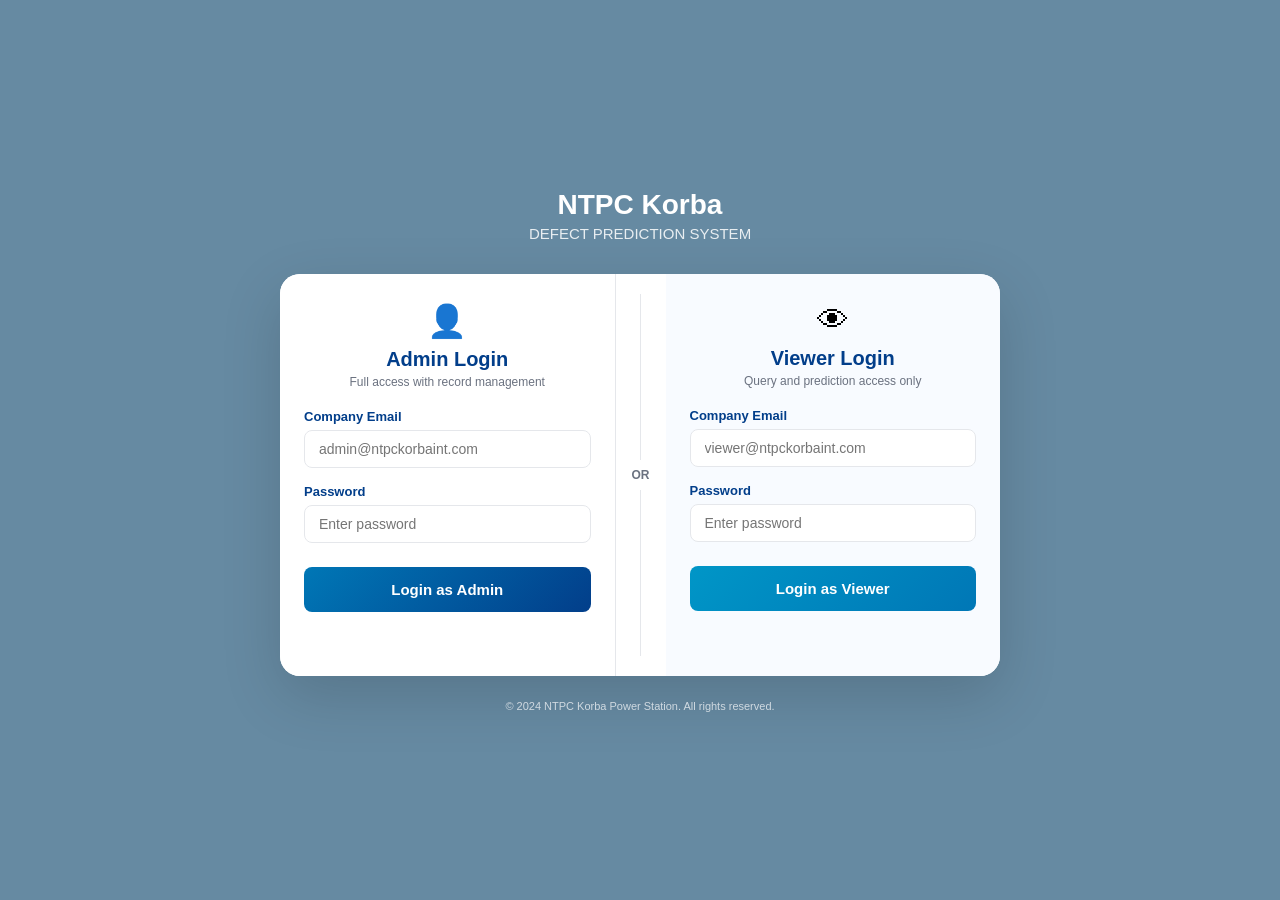
<file: app/index.html>
<!DOCTYPE html>
<html lang="en">
<head>
    <meta charset="UTF-8">
    <meta name="viewport" content="width=device-width, initial-scale=1.0">
    <title>NTPC Korba | Defect Predictor</title>
    <link rel="stylesheet" href="style.css">
</head>
<body class="login-page">

    <div class="login-wrapper">

        <!-- Header -->
        <div class="login-top-header">
            
            <h1>NTPC Korba</h1>
            <p>DEFECT PREDICTION SYSTEM</p>
        </div>

        <!-- Two Panel Login -->
        <div class="login-panels">

            <!-- Admin Panel -->
            <div class="login-panel admin-panel">
                <div class="panel-header">
                    <span class="panel-icon">👤</span>
                    <h2>Admin Login</h2>
                    <p>Full access with record management</p>
                </div>

                <div class="form-group">
                    <label>Company Email</label>
                    <input type="email" id="admin-email"
                           placeholder="admin@ntpckorbaint.com"/>
                </div>

                <div class="form-group">
                    <label>Password</label>
                    <input type="password" id="admin-password"
                           placeholder="Enter password"/>
                </div>

                <button class="login-btn admin-btn" onclick="loginAdmin()">
                    Login as Admin
                </button>

                <p class="error-msg" id="admin-error"></p>
            </div>

            <!-- Divider -->
            <div class="panel-divider">
                <div class="divider-line"></div>
                <span>OR</span>
                <div class="divider-line"></div>
            </div>

            <!-- Viewer Panel -->
            <div class="login-panel viewer-panel">
                <div class="panel-header">
                    <span class="panel-icon">👁</span>
                    <h2>Viewer Login</h2>
                    <p>Query and prediction access only</p>
                </div>

                <div class="form-group">
                    <label>Company Email</label>
                    <input type="email" id="viewer-email"
                           placeholder="viewer@ntpckorbaint.com"/>
                </div>

                <div class="form-group">
                    <label>Password</label>
                    <input type="password" id="viewer-password"
                           placeholder="Enter password"/>
                </div>

                <button class="login-btn viewer-btn" onclick="loginViewer()">
                    Login as Viewer
                </button>

                <p class="error-msg" id="viewer-error"></p>
            </div>

        </div>

        <p class="footer-text">
            © 2024 NTPC Korba Power Station. All rights reserved.
        </p>

    </div>

    <script src="auth.js"></script>

</body>
</html>
</file>
<file: app/style.css>
/* ── Global Reset ── */
* {
    margin: 0;
    padding: 0;
    box-sizing: border-box;
    font-family: 'Segoe UI', Tahoma, Geneva, Verdana, sans-serif;
}

/* ── NTPC Brand Colors ── */
:root {
    --ntpc-blue     : #0077B6;
    --ntpc-skyblue  : #90E0EF;
    --ntpc-lightblue: #CAF0F8;
    --ntpc-white    : #FFFFFF;
    --ntpc-dark     : #023E8A;
    --ntpc-gray     : #6B7280;
    --ntpc-error    : #EF4444;
    --ntpc-success  : #10B981;
    --ntpc-high     : #EF4444;
    --ntpc-medium   : #F59E0B;
    --ntpc-low      : #10B981;
}

/* ════════════════════════════════════════
   LOGIN PAGE
════════════════════════════════════════ */
.login-page {
    min-height: 100vh;
    display: flex;
    align-items: center;
    justify-content: center;
    background-image: url('https://www.eprmagazine.com/wp-content/uploads/2025/06/ntpc_North_Karanpura_Thermal_Power_Station-1-1.jpg');
    background-size: cover;
    background-position: center;
    background-repeat: no-repeat;
    position: relative;
}

/* Dark overlay so text is readable */
.login-page::before {
    content: '';
    position: absolute;
    top: 0;
    left: 0;
    width: 100%;
    height: 100%;
    background: rgba(0, 60, 100, 0.60);
    z-index: 0;
}

/* Content above overlay */
.login-wrapper {
    position: relative;
    z-index: 1;
    min-height: 100vh;
    display: flex;
    flex-direction: column;
    align-items: center;
    justify-content: center;
    padding: 40px 20px;
    width: 100%;
}

/* ── Top Header ── */
.login-top-header {
    text-align: center;
    margin-bottom: 32px;
}

.login-top-header h1 {
    color: white;
    font-size: 28px;
    font-weight: 700;
    margin-bottom: 4px;
}

.login-top-header p {
    color: rgba(255,255,255,0.85);
    font-size: 15px;
}

/* ── Logo Circle ── */
.logo-circle {
    width: 70px;
    height: 70px;
    background: white;
    border-radius: 50%;
    display: flex;
    align-items: center;
    justify-content: center;
    font-size: 32px;
    margin: 0 auto 16px;
}

/* ── Two Panels ── */
/* ── Two Panels ── */
.login-panels {
    display: flex;
    align-items: stretch;
    background: white;
    border-radius: 20px;
    box-shadow: 0 20px 60px rgba(0,0,0,0.15);
    overflow: hidden;
    width: 100%;
    max-width: 720px;    /* reduced from 820px */
}

/* ── Each Panel ── */
.login-panel {
    flex: 1;
    padding: 28px 24px;  /* reduced from 36px 32px */
    display: flex;
    flex-direction: column;
    gap: 12px;           /* reduced from 16px */
}

.admin-panel {
    background: white;
    border-right: 1px solid #E5E7EB;
}

.viewer-panel {
    background: #F8FBFF;
}

/* ── Panel Header ── */
.panel-header {
    text-align: center;
    margin-bottom: 8px;
}

.panel-icon {
    font-size: 32px;
    display: block;
    margin-bottom: 8px;
}

.panel-header h2 {
    color: var(--ntpc-dark);
    font-size: 20px;
    font-weight: 700;
    margin-bottom: 4px;
}

.panel-header p {
    color: var(--ntpc-gray);
    font-size: 12px;
}

/* ── Admin Button ── */
.admin-btn {
    background: linear-gradient(135deg, #0077B6, #023E8A) !important;
    margin-top: 4px;
}

/* ── Viewer Button ── */
.viewer-btn {
    background: linear-gradient(135deg, #0096C7, #0077B6) !important;
    margin-top: 4px;
}

/* ── Divider ── */
.panel-divider {
    display: flex;
    flex-direction: column;
    align-items: center;
    justify-content: center;
    padding: 20px 0;
    gap: 8px;
    width: 50px;
    flex-shrink: 0;
}

.divider-line {
    flex: 1;
    width: 1px;
    background: #E5E7EB;
}

.panel-divider span {
    color: var(--ntpc-gray);
    font-size: 12px;
    font-weight: 600;
    white-space: nowrap;
}

/* ── Form Group ── */
.form-group {
    margin-bottom: 4px;
}

.form-group label {
    display: block;
    color: var(--ntpc-dark);
    font-size: 13px;
    font-weight: 600;
    margin-bottom: 6px;
}

.form-group input {
    width: 100%;
    padding: 10px 14px;  /* reduced from 12px 16px */
    border: 1.5px solid #E5E7EB;
    border-radius: 8px;
    font-size: 14px;
    color: #1F2937;
    transition: border 0.2s;
    outline: none;
}

.form-group input:focus {
    border-color: var(--ntpc-blue);
}

/* ── Login Button ── */
.login-btn {
    width: 100%;
    padding: 14px;
    background: linear-gradient(135deg, #0077B6, #023E8A);
    color: white;
    border: none;
    border-radius: 8px;
    font-size: 15px;
    font-weight: 600;
    cursor: pointer;
    transition: opacity 0.2s;
    margin-top: 8px;
}

.login-btn:hover    { opacity: 0.9; }
.login-btn:disabled { opacity: 0.6; cursor: not-allowed; }

/* ── Error Message ── */
.error-msg {
    color: var(--ntpc-error);
    font-size: 13px;
    text-align: center;
    margin-top: 4px;
    min-height: 20px;
}

/* ── Footer ── */
.footer-text {
    text-align: center;
    color: rgba(255,255,255,0.7);
    font-size: 11px;
    margin-top: 24px;
}

/* ════════════════════════════════════════
   CHAT PAGE
════════════════════════════════════════ */
.chat-page {
    background: #F0F9FF;
    min-height: 100vh;
    display: flex;
    flex-direction: column;
}

/* ── Top Navigation ── */
.navbar {
    background: linear-gradient(135deg, #0077B6, #023E8A);
    padding: 14px 28px;
    display: flex;
    align-items: center;
    justify-content: space-between;
    box-shadow: 0 2px 10px rgba(0,0,0,0.1);
}

.navbar-left {
    display: flex;
    align-items: center;
    gap: 12px;
}

.navbar-logo {
    font-size: 24px;
}

.navbar-title {
    color: white;
    font-size: 16px;
    font-weight: 700;
}

.navbar-subtitle {
    color: var(--ntpc-skyblue);
    font-size: 12px;
}

.navbar-right {
    display: flex;
    align-items: center;
    gap: 16px;
}

.user-badge {
    background: rgba(255,255,255,0.15);
    color: white;
    padding: 6px 14px;
    border-radius: 20px;
    font-size: 13px;
}

.role-badge {
    padding: 4px 10px;
    border-radius: 20px;
    font-size: 11px;
    font-weight: 700;
    text-transform: uppercase;
}

.role-admin  { background: #FEF3C7; color: #92400E; }
.role-viewer { background: #D1FAE5; color: #065F46; }

.logout-btn {
    background: rgba(255,255,255,0.2);
    color: white;
    border: 1px solid rgba(255,255,255,0.3);
    padding: 6px 16px;
    border-radius: 6px;
    cursor: pointer;
    font-size: 13px;
    transition: background 0.2s;
}

.logout-btn:hover {
    background: rgba(255,255,255,0.3);
}

/* ── Chat Container ── */
.chat-container {
    flex: 1;
    max-width: 860px;
    width: 100%;
    margin: 24px auto;
    padding: 0 20px;
    display: flex;
    flex-direction: column;
    gap: 16px;
}

/* ── Chat Messages ── */
.chat-messages {
    flex: 1;
    background: white;
    border-radius: 16px;
    padding: 24px;
    min-height: 480px;
    max-height: 480px;
    overflow-y: auto;
    box-shadow: 0 2px 12px rgba(0,0,0,0.06);
    display: flex;
    flex-direction: column;
    gap: 16px;
}

/* ── Message Bubbles ── */
.message {
    display: flex;
    gap: 10px;
    align-items: flex-start;
}

.message.user {
    flex-direction: row-reverse;
}

.message-avatar {
    width: 36px;
    height: 36px;
    border-radius: 50%;
    display: flex;
    align-items: center;
    justify-content: center;
    font-size: 16px;
    flex-shrink: 0;
}

.bot-avatar  { background: linear-gradient(135deg, #0077B6, #90E0EF); }
.user-avatar { background: linear-gradient(135deg, #023E8A, #0077B6); }

.message-bubble {
    max-width: 72%;
    padding: 12px 16px;
    border-radius: 12px;
    font-size: 16px;
    line-height: 1.7;
}

.bot-bubble {
    background: #F0F9FF;
    color: #1F2937;
    border: 1px solid #BAE6FD;
    border-top-left-radius: 4px;
}

.user-bubble {
    background: linear-gradient(135deg, #0077B6, #023E8A);
    color: white;
    border-top-right-radius: 4px;
}

/* ── Risk Badge in Chat ── */
.risk-high   { color: var(--ntpc-high);   font-weight: 700; }
.risk-medium { color: var(--ntpc-medium); font-weight: 700; }
.risk-low    { color: var(--ntpc-low);    font-weight: 700; }

/* ── Typing Indicator ── */
.typing {
    display: flex;
    gap: 4px;
    align-items: center;
    padding: 8px 12px;
}

.typing span {
    width: 8px;
    height: 8px;
    background: var(--ntpc-blue);
    border-radius: 50%;
    animation: bounce 1.2s infinite;
}

.typing span:nth-child(2) { animation-delay: 0.2s; }
.typing span:nth-child(3) { animation-delay: 0.4s; }

@keyframes bounce {
    0%, 60%, 100% { transform: translateY(0); }
    30%           { transform: translateY(-6px); }
}

/* ── Chat Input ── */
.chat-input-area {
    background: white;
    border-radius: 16px;
    padding: 16px 20px;
    display: flex;
    gap: 12px;
    align-items: center;
    box-shadow: 0 2px 12px rgba(0,0,0,0.06);
}

.chat-input {
    flex: 1;
    border: 1.5px solid #E5E7EB;
    border-radius: 10px;
    padding: 12px 16px;
    font-size: 16px;
    outline: none;
    transition: border 0.2s;
    resize: none;
}

.chat-input:focus {
    border-color: var(--ntpc-blue);
}

.send-btn {
    background: linear-gradient(135deg, #0077B6, #023E8A);
    color: white;
    border: none;
    border-radius: 10px;
    padding: 12px 20px;
    font-size: 14px;
    font-weight: 600;
    cursor: pointer;
    transition: opacity 0.2s;
    white-space: nowrap;
}

.send-btn:hover    { opacity: 0.9; }
.send-btn:disabled { opacity: 0.5; cursor: not-allowed; }

/* ════════════════════════════════════════
   ADD RECORD PAGE
════════════════════════════════════════ */
.record-container {
    max-width: 860px;
    width: 100%;
    margin: 24px auto;
    padding: 0 20px;
    display: flex;
    flex-direction: column;
    gap: 20px;
}

.record-header {
    text-align: center;
}

.record-header h2 {
    color: var(--ntpc-dark);
    font-size: 22px;
    font-weight: 700;
}

.record-header p {
    color: var(--ntpc-error);
    font-size: 13px;
    margin-top: 4px;
}

.record-form {
    background: white;
    border-radius: 16px;
    padding: 28px;
    box-shadow: 0 2px 12px rgba(0,0,0,0.06);
    display: flex;
    flex-direction: column;
    gap: 16px;
}

.form-row {
    display: grid;
    grid-template-columns: 1fr 1fr;
    gap: 16px;
}

.form-group.full-width {
    grid-column: 1 / -1;
}

.form-group small {
    color: var(--ntpc-gray);
    font-size: 11px;
    margin-top: 4px;
    display: block;
}

.form-group select {
    width: 100%;
    padding: 12px 16px;
    border: 1.5px solid #E5E7EB;
    border-radius: 8px;
    font-size: 14px;
    color: #1F2937;
    outline: none;
    background: white;
}

.form-group select:focus {
    border-color: var(--ntpc-blue);
}

.form-group textarea {
    width: 100%;
    padding: 12px 16px;
    border: 1.5px solid #E5E7EB;
    border-radius: 8px;
    font-size: 14px;
    color: #1F2937;
    outline: none;
    resize: vertical;
}

.form-group textarea:focus {
    border-color: var(--ntpc-blue);
}

.required {
    color: var(--ntpc-error);
}

.success-msg {
    color: var(--ntpc-success);
    font-size: 13px;
    text-align: center;
    min-height: 20px;
}

.form-actions {
    display: flex;
    gap: 12px;
    justify-content: flex-end;
    margin-top: 8px;
}

.submit-btn {
    background: linear-gradient(135deg, #0077B6, #023E8A);
    color: white;
    border: none;
    border-radius: 8px;
    padding: 12px 28px;
    font-size: 15px;
    font-weight: 600;
    cursor: pointer;
    transition: opacity 0.2s;
}

.submit-btn:hover { opacity: 0.9; }

.reset-btn {
    background: white;
    color: var(--ntpc-gray);
    border: 1.5px solid #E5E7EB;
    border-radius: 8px;
    padding: 12px 28px;
    font-size: 15px;
    cursor: pointer;
}

.reset-btn:hover { background: #F9FAFB; }

/* ── Training Status ── */
.training-status {
    background: white;
    border-radius: 16px;
    padding: 24px;
    box-shadow: 0 2px 12px rgba(0,0,0,0.06);
}

.training-status h3 {
    color: var(--ntpc-dark);
    font-size: 16px;
    margin-bottom: 16px;
}

.status-grid {
    display: grid;
    grid-template-columns: repeat(4, 1fr);
    gap: 12px;
    margin-bottom: 16px;
}

.status-item {
    background: #F0F9FF;
    border-radius: 10px;
    padding: 14px;
    text-align: center;
    border: 1px solid #BAE6FD;
}

.status-label {
    display: block;
    color: var(--ntpc-gray);
    font-size: 12px;
    margin-bottom: 6px;
}

.status-value {
    display: block;
    color: var(--ntpc-dark);
    font-size: 15px;
    font-weight: 700;
}

.retrain-btn {
    width: 100%;
    padding: 12px;
    background: linear-gradient(135deg, #0077B6, #023E8A);
    color: white;
    border: none;
    border-radius: 8px;
    font-size: 14px;
    font-weight: 600;
    cursor: pointer;
    transition: opacity 0.2s;
}

.retrain-btn:hover    { opacity: 0.9; }
.retrain-btn:disabled { opacity: 0.5; cursor: not-allowed; }

/* ════════════════════════════════════════
   NOTIFICATIONS
════════════════════════════════════════ */

/* ── Main Layout ── */
.main-layout {
    display: flex;
    flex: 1;
    position: relative;
    max-width: 1200px;
    width: 100%;
    margin: 0 auto;
    padding: 24px 20px;
    gap: 20px;
}

/* ── Notification Bell ── */
.notif-bell {
    position: relative;
    font-size: 20px;
    cursor: pointer;
    padding: 6px 10px;
    background: rgba(255,255,255,0.15);
    border-radius: 8px;
    transition: background 0.2s;
}

.notif-bell:hover {
    background: rgba(255,255,255,0.25);
}

.notif-count {
    position: absolute;
    top: -4px;
    right: -4px;
    background: #EF4444;
    color: white;
    font-size: 10px;
    font-weight: 700;
    padding: 2px 5px;
    border-radius: 10px;
    min-width: 16px;
    text-align: center;
}

/* ── Notifications Panel ── */
.notif-panel {
    display: none;
    width: 320px;
    flex-shrink: 0;
    background: white;
    border-radius: 16px;
    box-shadow: 0 2px 12px rgba(0,0,0,0.08);
    overflow: hidden;
    height: fit-content;
    max-height: 600px;
    overflow-y: auto;
}

.notif-panel-header {
    display: flex;
    justify-content: space-between;
    align-items: center;
    padding: 16px 20px;
    background: linear-gradient(135deg, #0077B6, #023E8A);
    color: white;
}

.notif-panel-header h3 {
    font-size: 15px;
    font-weight: 600;
}

.notif-panel-header button {
    background: none;
    border: none;
    color: white;
    font-size: 16px;
    cursor: pointer;
}

/* ── Notification Tabs ── */
.notif-tabs {
    display: flex;
    border-bottom: 1px solid #E5E7EB;
}

.notif-tab {
    flex: 1;
    padding: 10px;
    border: none;
    background: white;
    font-size: 12px;
    font-weight: 600;
    cursor: pointer;
    color: var(--ntpc-gray);
    transition: all 0.2s;
}

.notif-tab.active {
    color: var(--ntpc-blue);
    border-bottom: 2px solid var(--ntpc-blue);
}

/* ── Notification List ── */
.notif-list {
    padding: 12px;
    display: flex;
    flex-direction: column;
    gap: 8px;
}

.notif-item {
    padding: 10px 12px;
    border-radius: 8px;
    border-left: 3px solid;
}

.notif-item.high {
    background: #FEF2F2;
    border-color: #EF4444;
}

.notif-item.medium {
    background: #FFFBEB;
    border-color: #F59E0B;
}

.notif-equip {
    font-size: 13px;
    font-weight: 600;
    color: #1F2937;
    margin-bottom: 3px;
}

.notif-detail {
    font-size: 11px;
    color: var(--ntpc-gray);
}

.notif-empty {
    text-align: center;
    color: var(--ntpc-gray);
    font-size: 13px;
    padding: 16px;
}

/* ── Admin Popup ── */
.popup-overlay {
    position: fixed;
    top: 0;
    left: 0;
    width: 100%;
    height: 100%;
    background: rgba(0,0,0,0.5);
    z-index: 999;
}

.popup-box {
    position: fixed;
    top: 50%;
    left: 50%;
    transform: translate(-50%, -50%);
    background: white;
    border-radius: 16px;
    padding: 28px;
    width: 480px;
    max-width: 90%;
    z-index: 1000;
    box-shadow: 0 20px 60px rgba(0,0,0,0.2);
    max-height: 80vh;
    overflow-y: auto;
}

.popup-header {
    display: flex;
    justify-content: space-between;
    align-items: center;
    margin-bottom: 16px;
}

.popup-header h3 {
    color: var(--ntpc-dark);
    font-size: 16px;
}

.popup-header button {
    background: none;
    border: none;
    font-size: 18px;
    cursor: pointer;
    color: var(--ntpc-gray);
}

.popup-item {
    display: flex;
    gap: 12px;
    align-items: flex-start;
    padding: 10px;
    background: #FEF2F2;
    border-radius: 8px;
    margin-bottom: 8px;
    border-left: 3px solid #EF4444;
}

.popup-risk-badge {
    background: #EF4444;
    color: white;
    padding: 2px 8px;
    border-radius: 4px;
    font-size: 11px;
    font-weight: 700;
    white-space: nowrap;
    margin-top: 2px;
}

.popup-equip {
    font-size: 13px;
    font-weight: 600;
    color: #1F2937;
}

.popup-date {
    font-size: 12px;
    color: var(--ntpc-gray);
    margin-top: 2px;
}

.popup-close-btn {
    width: 100%;
    padding: 12px;
    background: linear-gradient(135deg, #0077B6, #023E8A);
    color: white;
    border: none;
    border-radius: 8px;
    font-size: 14px;
    font-weight: 600;
    cursor: pointer;
    margin-top: 16px;
    transition: opacity 0.2s;
}
/* ════════════════════════════════════════
   EXCEL UPLOAD SECTION
════════════════════════════════════════ */
.upload-area {
    border: 2px dashed var(--ntpc-blue);
    border-radius: 12px;
    padding: 40px 20px;
    text-align: center;
    cursor: pointer;
    transition: all 0.2s;
    background: #F0F9FF;
}

.upload-area:hover {
    background: #E0F2FE;
    border-color: var(--ntpc-dark);
}

.upload-area.dragover {
    background: #BAE6FD;
    border-color: var(--ntpc-dark);
}

.upload-icon {
    font-size: 40px;
    margin-bottom: 12px;
}

.upload-text {
    color: var(--ntpc-dark);
    font-size: 15px;
    font-weight: 600;
    margin-bottom: 4px;
}

.upload-hint {
    color: var(--ntpc-gray);
    font-size: 12px;
}

.file-info-box {
    display: flex;
    align-items: center;
    justify-content: space-between;
    background: #F0F9FF;
    border: 1px solid #BAE6FD;
    border-radius: 8px;
    padding: 12px 16px;
}

#file-name {
    color: var(--ntpc-dark);
    font-size: 14px;
    font-weight: 600;
}

.clear-file-btn {
    background: none;
    border: none;
    color: var(--ntpc-error);
    cursor: pointer;
    font-size: 13px;
    font-weight: 600;
}

/* Validation boxes */
.validation-box {
    border-radius: 10px;
    padding: 16px;
    margin-top: 8px;
}

.error-box {
    background: #FEF2F2;
    border: 1px solid #FECACA;
}

.error-box h4 {
    color: var(--ntpc-error);
    font-size: 14px;
    margin-bottom: 8px;
}

.success-box {
    background: #F0FDF4;
    border: 1px solid #BBF7D0;
}

.success-box h4 {
    color: var(--ntpc-success);
    font-size: 14px;
    margin-bottom: 8px;
}

.missing-col-item {
    background: #FEE2E2;
    color: #991B1B;
    padding: 4px 10px;
    border-radius: 4px;
    font-size: 12px;
    font-weight: 600;
    display: inline-block;
    margin: 3px;
}

.stat-item {
    color: #166534;
    font-size: 13px;
    margin-bottom: 4px;
}

.validation-hint {
    color: #991B1B;
    font-size: 12px;
    margin-top: 8px;
}

/* Required columns reference */
.required-cols-info {
    background: #F8FBFF;
    border: 1px solid #BAE6FD;
    border-radius: 10px;
    padding: 14px;
}

.required-cols-info h4 {
    color: var(--ntpc-dark);
    font-size: 13px;
    margin-bottom: 10px;
}

.cols-grid {
    display: flex;
    flex-wrap: wrap;
    gap: 8px;
}

.col-tag {
    background: #E0F2FE;
    color: var(--ntpc-dark);
    padding: 4px 10px;
    border-radius: 4px;
    font-size: 12px;
    font-weight: 600;
}

/* ════════════════════════════════════════
   UPLOAD REPORT
════════════════════════════════════════ */
.report-summary {
    display: grid;
    grid-template-columns: repeat(4, 1fr);
    gap: 12px;
    margin-bottom: 16px;
}

.report-stat {
    border-radius: 10px;
    padding: 14px;
    text-align: center;
}

.report-stat.total   { background: #F0F9FF; border: 1px solid #BAE6FD; }
.report-stat.success { background: #F0FDF4; border: 1px solid #BBF7D0; }
.report-stat.warning { background: #FFFBEB; border: 1px solid #FDE68A; }
.report-stat.error   { background: #FEF2F2; border: 1px solid #FECACA; }

.report-num {
    display: block;
    font-size: 24px;
    font-weight: 700;
    margin-bottom: 4px;
}

.report-stat.total   .report-num { color: var(--ntpc-blue); }
.report-stat.success .report-num { color: var(--ntpc-success); }
.report-stat.warning .report-num { color: #D97706; }
.report-stat.error   .report-num { color: var(--ntpc-error); }

.report-label {
    font-size: 12px;
    color: var(--ntpc-gray);
    font-weight: 600;
}

.report-section {
    border-radius: 10px;
    padding: 14px;
    margin-bottom: 12px;
}

.warning-section {
    background: #FFFBEB;
    border: 1px solid #FDE68A;
}

.warning-section h4 { color: #D97706; font-size: 13px; margin-bottom: 8px; }

.error-section {
    background: #FEF2F2;
    border: 1px solid #FECACA;
}

.error-section h4 { color: var(--ntpc-error); font-size: 13px; margin-bottom: 8px; }

.retrain-section {
    background: #F0F9FF;
    border: 1px solid #BAE6FD;
}

.retrain-section h4 { color: var(--ntpc-dark); font-size: 13px; margin-bottom: 6px; }

#retrain-status-text { color: var(--ntpc-gray); font-size: 13px; }

.skipped-item {
    background: white;
    border: 1px solid #FECACA;
    border-radius: 6px;
    padding: 8px 12px;
    margin-bottom: 6px;
    font-size: 12px;
    display: flex;
    gap: 12px;
}

.skipped-row-num {
    color: var(--ntpc-error);
    font-weight: 700;
    white-space: nowrap;
}

.skipped-reason { color: #6B7280; }

.autofill-item {
    background: white;
    border: 1px solid #FDE68A;
    border-radius: 6px;
    padding: 8px 12px;
    margin-bottom: 6px;
    font-size: 12px;
}

.report-hint {
    color: #6B7280;
    font-size: 11px;
    margin-top: 8px;
    font-style: italic;
}

/* ════════════════════════════════════════
   RECENT UPLOADS
════════════════════════════════════════ */
.upload-history-item {
    background: #F8FBFF;
    border: 1px solid #BAE6FD;
    border-radius: 10px;
    padding: 14px 16px;
    margin-bottom: 10px;
    display: flex;
    justify-content: space-between;
    align-items: center;
    gap: 12px;
}

.upload-history-info {
    flex: 1;
}

.upload-filename {
    font-size: 14px;
    font-weight: 700;
    color: var(--ntpc-dark);
    margin-bottom: 4px;
}

.upload-meta {
    font-size: 12px;
    color: var(--ntpc-gray);
    display: flex;
    gap: 12px;
    flex-wrap: wrap;
}

.upload-meta span {
    display: flex;
    align-items: center;
    gap: 4px;
}

.upload-actions {
    display: flex;
    flex-direction: column;
    align-items: flex-end;
    gap: 6px;
}

.delete-upload-btn {
    background: #EF4444;
    color: white;
    border: none;
    border-radius: 6px;
    padding: 6px 14px;
    font-size: 12px;
    font-weight: 600;
    cursor: pointer;
    transition: opacity 0.2s;
    white-space: nowrap;
}

.delete-upload-btn:hover   { opacity: 0.85; }
.delete-upload-btn:disabled {
    background: #D1D5DB;
    cursor: not-allowed;
    opacity: 1;
}

.time-remaining {
    font-size: 11px;
    color: var(--ntpc-gray);
    text-align: right;
}

.time-expired {
    font-size: 11px;
    color: #9CA3AF;
    text-align: right;
}

.records-badge {
    background: #DBEAFE;
    color: var(--ntpc-dark);
    padding: 2px 8px;
    border-radius: 10px;
    font-size: 11px;
    font-weight: 600;
}

.popup-close-btn:hover { opacity: 0.9; }
</file>
